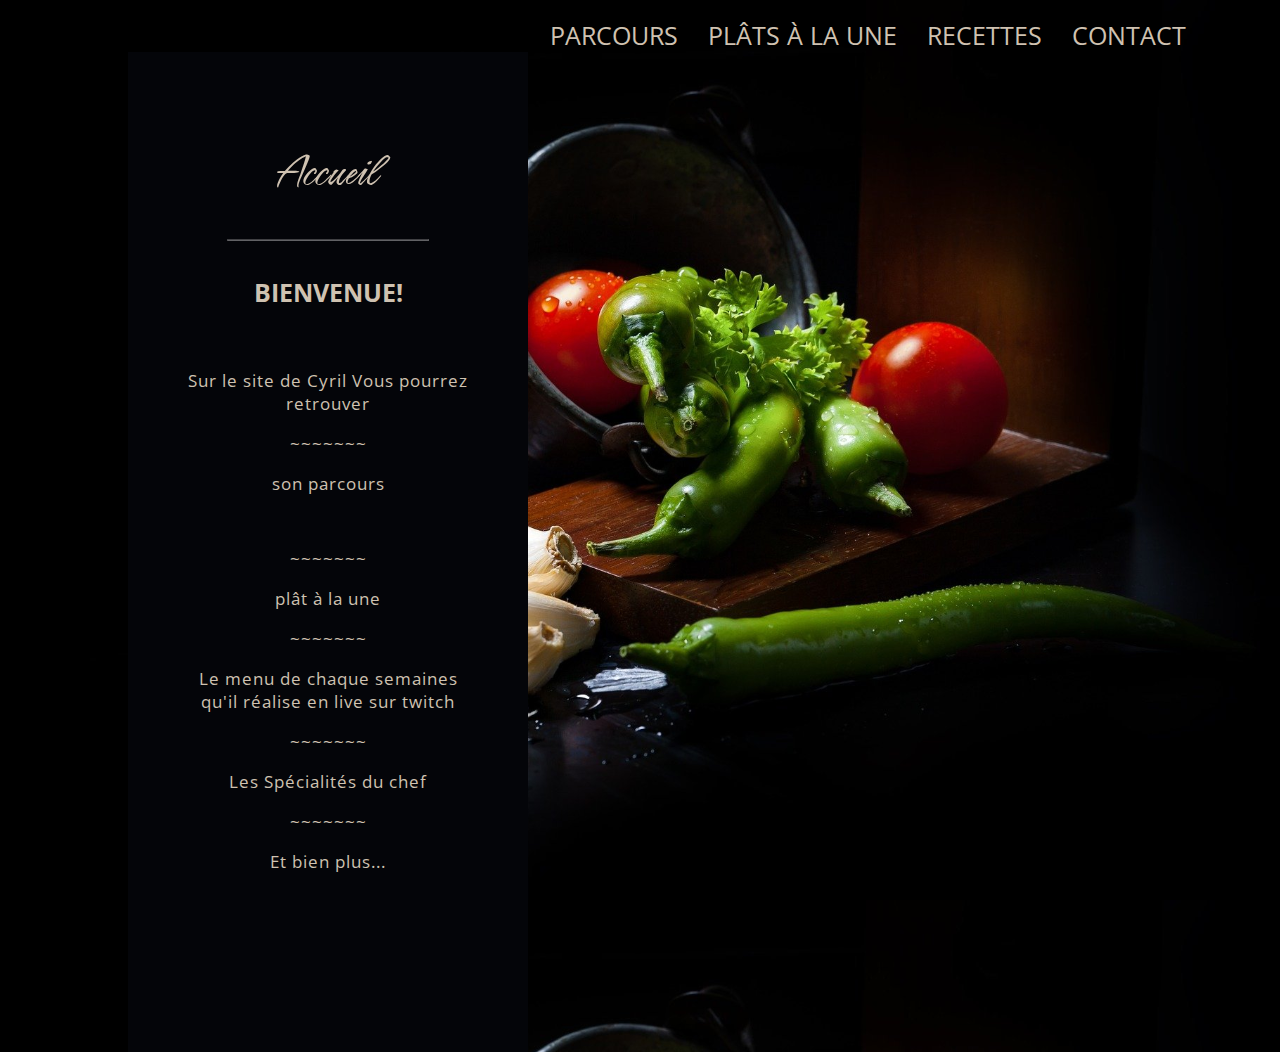
<file: index.html>
<!DOCTYPE html>
<html lang="fr" >
<head>
  <meta charset="UTF-8">
  <title>Cyril - Accueil</title>
  <link rel="preconnect" href="https://fonts.googleapis.com">
  <link rel="preconnect" href="https://fonts.gstatic.com" crossorigin>
  <link href="https://fonts.googleapis.com/css2?family=Hurricane&display=swap" rel="stylesheet">  
  <link href="https://fonts.googleapis.com/css2?family=Open+Sans+Condensed:wght@300&family=WindSong&display=swap" rel="stylesheet"> <link rel="stylesheet" href="./style.css">

<!--~~~~~~~~~~~~~~~~~~~~~~~~~~~~~~~~~~~~~~~~~~~~~~~~~~~~~~~~~~~~~~~~

      #  Developed and designed by   : 𝑯𝒊𝒅.𝒆𝒙𝒆#1440
             _           _          
            | |   (_)   | |               
            | |__  _  __| |  _____  _____ 
            | '_ \| |/ _` | / _ \ \/ / _ \
            | | | | | (_| ||  __/>  <  __/
            |_| |_|_|\__,_(_)___/_/\_\___|
                                          
      #  Retrouver Cyril  : https://discord.gg/fudZX2DnU3
      #  Me retrouver     : https://discord.gg/3rBYhjVByt  

      ~~~~~~~~~~~~~~~~~~~~~~~~~~~~~~~~ Last Update:  28-04-2022 18:06~~-->
</head>
<body>

<nav>
  <a href="./parcours.html" class="nav-link">Parcours</a>
  <a href="./indexlistmenu.html" class="nav-link">plâts à la une</a>
  <a href="./indexmenu.html" class="nav-link">Recettes</a>
  <a href="./contact.html" class="nav-link">Contact</a>
</nav>

<div class="base" style="  width: 300px;" >
<h1>Accueil<h1>
  <hr>
  <h2>Bienvenue!</h2>
  <p><br>
    <p>Sur le site de Cyril Vous pourrez retrouver </p><p> ~~~~~~~</p><p> son parcours</p><br><p>~~~~~~~</p><p> plât à la une</p><p>~~~~~~~</p><p>Le menu de chaque semaines qu'il réalise en live sur twitch</p><p>~~~~~~~</p><p>Les Spécialités du chef</p><p>~~~~~~~</p><p> Et bien plus...
  </p>
  </div>

  
</body>
</html>
</file>
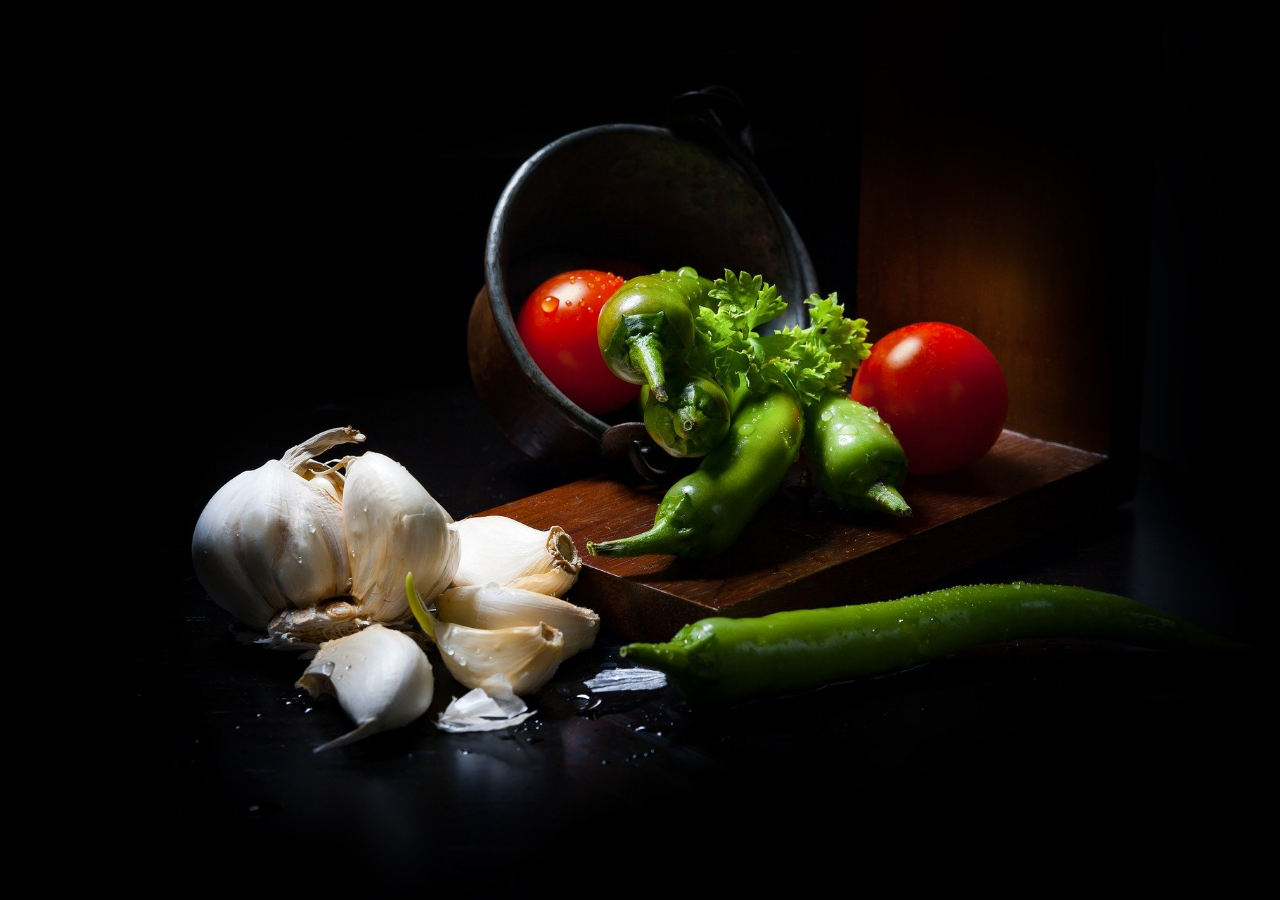
<file: good.html>
<!DOCTYPE html>
<html lang="fr" >
<head>
  <meta charset="UTF-8">
  <title> Cyril - Inscription</title>
   <!--~~~~~~~~~~~~~~~~~~~~~~~~~~~~~~~~~~~~~~~~~~~~~~~~~~~~~~~~~~~~~~~~

      #  Developed by and design by   : 𝑯𝒊𝒅.𝒆𝒙𝒆#1440
             _           _          
            | |   (_)   | |               
            | |__  _  __| |  _____  _____ 
            | '_ \| |/ _` | / _ \ \/ / _ \
            | | | | | (_| ||  __/>  <  __/
            |_| |_|_|\__,_(_)___/_/\_\___|
                                          
      #  Support         : https://discord.gg/fudZX2DnU3
      
      ~~~~~~~~~~~~~~~~~~~~~~~~~~~~~~~~ Last Update:  28-04-2022 18:06~~-->

  <link rel="stylesheet" href="./style.css">

</head>
<body>
Bon code bravo
  
</body>
</html>
</file>
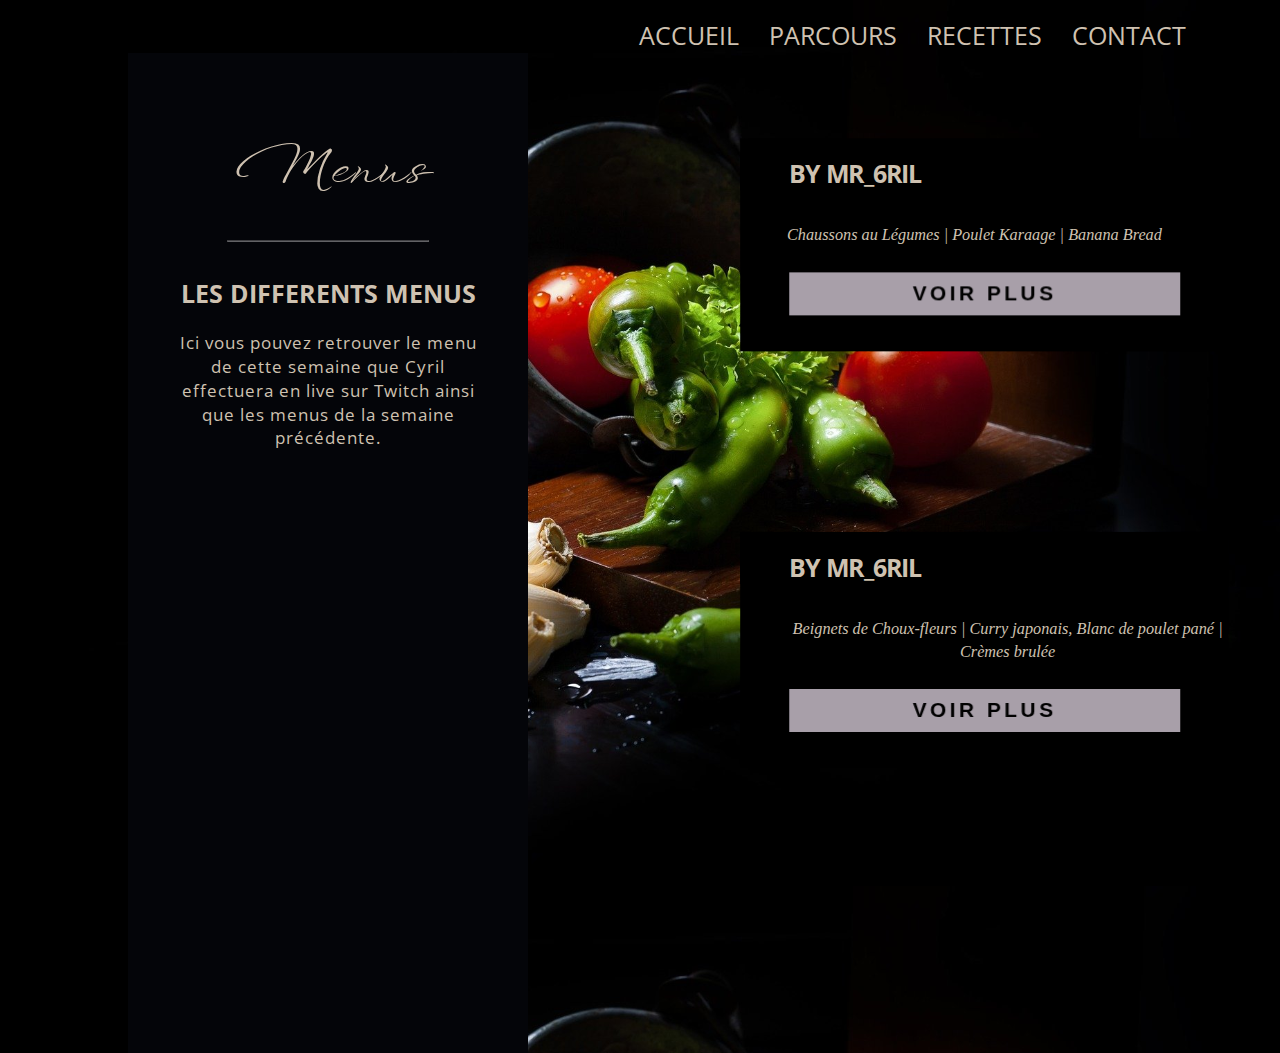
<file: indexlistmenu.html>
<!DOCTYPE html>
<html lang="fr" >
<head>
  <meta charset="UTF-8">
  <title>Cyril - liste menus </title>
  <meta name="viewport" content="width=device-width, initial-scale=1"><link rel="stylesheet" href="./stylelistmenu.css">
  <link rel="preconnect" href="https://fonts.googleapis.com">
  <link rel="preconnect" href="https://fonts.gstatic.com" crossorigin>
  <link href="https://fonts.googleapis.com/css2?family=Open+Sans+Condensed:wght@300&family=WindSong&display=swap" rel="stylesheet">
     <!--~~~~~~~~~~~~~~~~~~~~~~~~~~~~~~~~~~~~~~~~~~~~~~~~~~~~~~~~~~~~~~~~

      #  Developed and design by   : 𝑯𝒊𝒅.𝒆𝒙𝒆#1440
             _           _          
            | |   (_)   | |               
            | |__  _  __| |  _____  _____ 
            | '_ \| |/ _` | / _ \ \/ / _ \
            | | | | | (_| ||  __/>  <  __/
            |_| |_|_|\__,_(_)___/_/\_\___|
                                          
      #  Retrouver Cyril  : https://discord.gg/fudZX2DnU3
      #  Me retrouver     : https://discord.gg/3rBYhjVByt  

      ~~~~~~~~~~~~~~~~~~~~~~~~~~~~~~~~ Last Update:  28-04-2022 18:06~~-->
</head>
<body>

  
<nav>
  <a href="./index.html" class="nav-link">Accueil</a>
  <a href="./parcours.html" class="nav-link">Parcours</a>
  <a href="./indexmenu.html" class="nav-link">Recettes</a>
  <a href="./contact.html" class="nav-link">Contact</a>
</nav>

<div class="row2">
<h1>Menus<h1>
  <hr>
  <h2>Les differents menus</h2>
  <p>
   Ici vous pouvez retrouver le menu de cette semaine que Cyril effectuera en live sur Twitch ainsi que les menus de la semaine précédente.
  </p>
  </div>



<div class="card preview">
  <div class="details">
    <header class="entry-header">
      <h2>By Mr_6ril</h2>
    </header>
    <div class="title">Chaussons au Légumes | Poulet Karaage | Banana Bread </div>
    <div class="desc"><h6>Beignets de Choux-fleurs | Curry japonais, Blanc de poulet pané | Crèmes brulée<br>
      <br>
      ~Beignets de Choux-fleurs~<br><br>
      1 pcs de Chou-Fleur<br>
      3 oeuf <br>
      100gr de farine <br>
      85gr de Gruyère râpé <br>
      noix de muscade en poudre<br>
      sel <br>
      <br>
      ~Curry Japonais Blanc de Poulet pané~ (pour 2 Personne) <br><br>
      3 filet de Blanc de poulet <br>
      1 c à soupe de Curry Japonais (en poudre ou pate)<br> 
      2 Pomme de terre<br>
      2 Carottes<br>
      2 Poireaux<br>
      2 œufs <br>
      Concentré de tomate <br>
      2 cas de Sauce Soja <br>
      Farine <br>
      Beurre <br>
      Panure</h6></div>
    <div class="actions">
      <div class="extra">
        <button class="close">Fermer</button>
      </div>
      <button class="action view">Voir plus</button>
    </div>
  </div>
  <div class="picture">
    <svg viewBox="0 0 100 100">
    </svg>
  </div>
</div>

 


  <div class="card2 preview2">
    <div class="details2">
      <header class="entry-header2">
        <h2>  By Mr_6ril  </h2>
      </header>
      <div class="title2">Beignets de Choux-fleurs | Curry japonais, Blanc de poulet pané | Crèmes brulée</div>
      <div class="desc2"><h6>Beignets de Choux-fleurs | Curry japonais, Blanc de poulet pané | Crèmes brulée<br>
        <br>
        ~Beignets de Choux-fleurs~<br><br>
        1 pcs de Chou-Fleur<br>
        3 oeuf <br>
        100gr de farine <br>
        85gr de Gruyère râpé <br>
        noix de muscade en poudre<br>
        sel <br>
        <br>
        ~Curry Japonais Blanc de Poulet pané~ (pour 2 Personne) <br><br>
        3 filet de Blanc de poulet <br>
        1 c à soupe de Curry Japonais (en poudre ou pate)<br> 
        2 Pomme de terre<br>
        2 Carottes<br>
        2 Poireaux<br>
        2 œufs <br>
        Concentré de tomate <br>
        2 cas de Sauce Soja <br>
        Farine <br>
        Beurre <br>
        Panure</h6></div>
      <div class="actions2">
        <div class="extra2">
          <button class="close2">Fermer</button>
        </div>
        <button class="action2 view2">Voir plus</button>
      </div>
    <div class="picture2">
      <svg viewBox="0 0 100 100">
      </svg>
    </div>
  </div>
   <script  src="./scriptlitsmenu.js"></script>


</body>
</html>
</file>
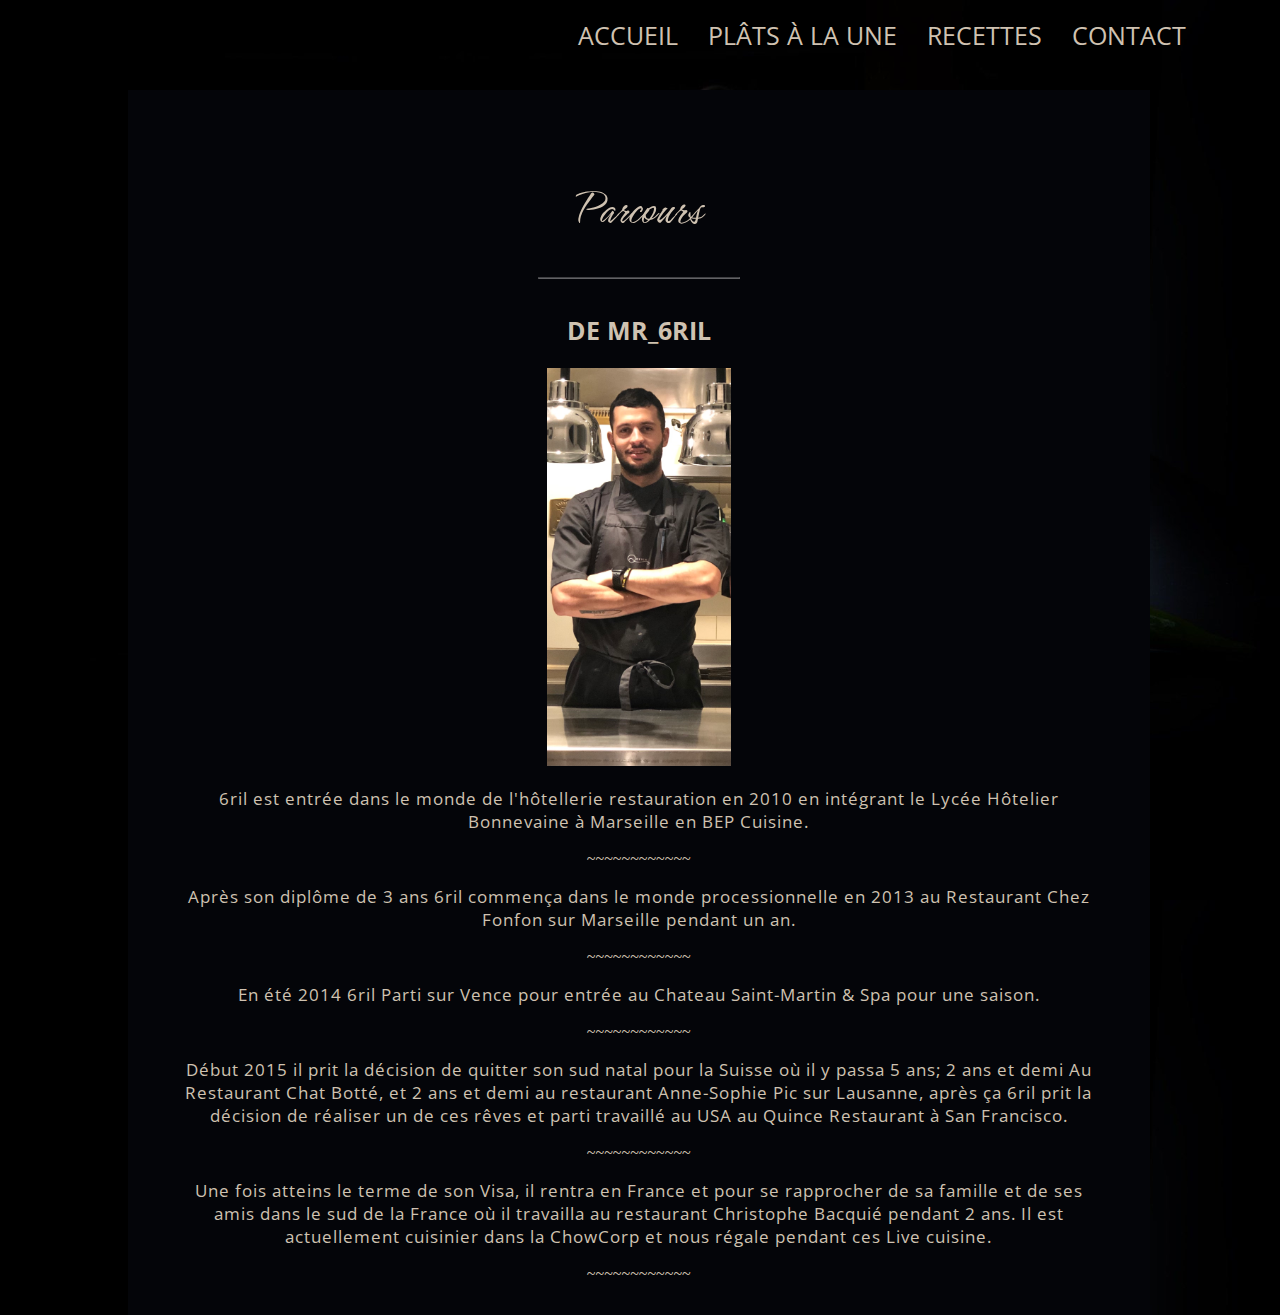
<file: Parcours.html>
<!DOCTYPE html>
<html lang="fr" >
<head>
  <meta charset="UTF-8">
  <title>Cyril - Parcours</title>
  <link rel="preconnect" href="https://fonts.googleapis.com">
  <link rel="preconnect" href="https://fonts.gstatic.com" crossorigin>
  <link href="https://fonts.googleapis.com/css2?family=Hurricane&display=swap" rel="stylesheet">
  <link href="https://fonts.googleapis.com/css2?family=Open+Sans+Condensed:wght@300&family=WindSong&display=swap" rel="stylesheet"> <link rel="stylesheet" href="./style.css">
<!--~~~~~~~~~~~~~~~~~~~~~~~~~~~~~~~~~~~~~~~~~~~~~~~~~~~~~~~~~~~~~~~~

      #  Developed and designed by   : 𝑯𝒊𝒅.𝒆𝒙𝒆#1440
             _           _          
            | |   (_)   | |               
            | |__  _  __| |  _____  _____ 
            | '_ \| |/ _` | / _ \ \/ / _ \
            | | | | | (_| ||  __/>  <  __/
            |_| |_|_|\__,_(_)___/_/\_\___|
                                          
      #  Retrouver Cyril  : https://discord.gg/fudZX2DnU3
      #  Me retrouver     : https://discord.gg/3rBYhjVByt  

      ~~~~~~~~~~~~~~~~~~~~~~~~~~~~~~~~ Last Update:  28-04-2022 18:06~~-->
</head>
<body>

<nav>
  <a href="./index.html" class="nav-link">Accueil</a>
  <a href="./indexlistmenu.html" class="nav-link">plâts à la une</a>
  <a href="./indexmenu.html" class="nav-link">Recettes</a>
  <a href="./contact.html" class="nav-link">Contact</a>
</nav>

<div class="base" style="width: 72%; margin-top: 3%; height: 125%;">
<h1>Parcours<h1>
  <hr>
  <h2>De Mr_6ril</h2>
  <img src="pate.jpg" style="width: 20%;">
   <p>6ril est entrée dans le monde de l'hôtellerie restauration en 2010 en intégrant le Lycée Hôtelier Bonnevaine à Marseille en BEP Cuisine.</p> 
    ~~~~~~~~~~~~
   <p>Après son diplôme de 3 ans 6ril commença dans le monde processionnelle en 2013 au Restaurant Chez Fonfon sur Marseille pendant un an. </p>
   ~~~~~~~~~~~~
   <p> En été 2014 6ril Parti sur Vence pour entrée au Chateau Saint-Martin & Spa pour une saison. </p>
   ~~~~~~~~~~~~
   <p>Début 2015 il prit la décision de quitter son sud natal pour la Suisse où il y passa 5 ans; 2 ans et demi Au Restaurant Chat Botté, et 2 ans et demi au restaurant Anne-Sophie Pic sur Lausanne, après ça 6ril prit la décision de réaliser un de ces rêves et parti travaillé au USA au Quince Restaurant à San Francisco.</p>
   ~~~~~~~~~~~~

   <p>Une fois atteins le terme de son Visa, il rentra en France et pour se rapprocher de sa famille et de ses amis dans le sud de la France où il travailla au restaurant Christophe Bacquié pendant 2 ans. Il est actuellement cuisinier dans la ChowCorp et nous régale pendant ces Live cuisine.</p>
   ~~~~~~~~~~~~
  </div>

  
</body>
</html>
</file>
<file: style.css>
html {
  height: 100%;
  margin: 0;
  padding: 0;
}

body {
  height: 100%;
  background-image: url(./fruit.jpg);
  background-size: cover;
  margin: 0;
  padding: 0;
}


.base {
  background-color: #040509;
  height: 100%;
  color: #CFC2B1;
  padding: 50px;
  overflow: hidden;
  position: absolute;
  left: 10vw;
  text-align: center;
}


nav {

  text-transform: uppercase;
  font-family: 'Open Sans Condensed', sans-serif;
  display: flex;
    margin: auto;
    justify-content: right;
   margin-right: 5%;
   margin-top: 2vh;
}

hr {
width: 200px;  
  color: #CA6338;
  opacity: 0.4;
}


h1 {
  font-family: 'Hurricane', cursive;
 
  font-size: 50px;
  font-weight: 400;
}

h2 {
  text-transform: uppercase;
  font-family: 'Open Sans Condensed', sans-serif;
  font-size: 25px;
}

p {
      font-family: 'Open Sans Condensed', sans-serif;
  letter-spacing: 1px;
  font-size: 17px;
}

.nav-link {
  text-decoration: none;
  color: #CFC2B1;
  margin-right: 30px;
  font-size: 25px;
}

.nav-link:hover {
  color: #CA6338;
}



ul{
  display: flex;
  align-items: center;
  justify-content: center;
  margin-top: 3%;
  margin-right: 2%;
}

ul li{
  list-style: none;
  margin: 0 15px;
}

ul li .fab{
  font-size: 30px;
  line-height: 60px;
  transition: .3s;
  color: #000;
}

ul li .fab:hover{
  color: #fff;
}
ul li a{
  position: relative;
  display: block;
  width: 60px;
  height: 60px;
  border-radius: 50%;
  background-color: #fff;
  text-align: center;
  transition: .6s;
  box-shadow: 0 5px 4px rgba(0,0,0,.5);
}

ul li a:hover{
  transform: translate(0, -10%);
}
 ul li:nth-child(1) a:hover{
  background-color: rgba(0, 0, 0, 0.829);
}
ul li:nth-child(2) a:hover{
  background-color: #000000;
}
ul li:nth-child(3) a:hover{
  background-color: #000000;
}
ul li:nth-child(4) a:hover{
  background-color: rgb(0, 0, 0);
}

.button {
  display: flex;
  margin: auto;
  justify-content: center;
  height: 2.5rem;
  padding-top: 1.3rem;
  width: 15rem;
  text-align: center;
  color: #fff;
  border: #fff solid 0.2rem;
  font-size: 1rem;
  font-weight: bold;
  text-transform: uppercase;
  text-decoration: none;
  margin-top: 2%;
}
.button:hover {
  box-shadow: 1px 1px 15px 5px #CA6338;
}
</file>
<file: stylelistmenu.css>
@import url("https://fonts.googleapis.com/css?family=Poppins:400,700&display=swap");

.card preview
.card2 preview2 
nav{
  box-sizing: border-box;
  margin: 0;
  padding: 0;
}

:root {
  font-size: calc(0.9vw + 0.9vh + 0.4vmin);
}



.card {
  height: 100%;
  
  width: 100%;
}

.details {
  /*background-image: url("./fruit2mini.jpg");*/
  background-color: rgb(0, 0, 0);
  box-shadow: 0em 0em  /*rgba(255, 0, 0, 0.384)*/;
  color: #CFC2B1;
  flex-direction: column;
  display: flex;
    margin: auto;
    justify-content: left;
   margin-right: -15%;
  transform: translate(-50%, -50%);
  transform-origin: 100% 100%;
  width: 21em;
  margin-top: 15%;

}


.preview .details {
 
  
  -webkit-animation: fade 1s ease-in-out;
          animation: fade 1s ease-in-out;
  -webkit-animation-fill-mode: forwards;
          animation-fill-mode: forwards;
}

.entry-header {
  display: inline-block;
  font-size: 1.8em;
  font-weight: 700;
  letter-spacing: -0.03em;
  margin: 0 0 1rem;
  line-height: 1.5;
}

.entry-header h2 {
  background: #000;
  -webkit-box-decoration-break: clone;
   box-decoration-break: clone;
  box-shadow: 0.2em 0 0 #000, -0.2em 0 0 #000;
  color: #CFC2B1;
  display: inline;
  margin: 0 0.2em;
  position: relative;
  padding: 0 0 0 0.6em;
  text-decoration: none;
  text-shadow: 1px 1px 2px rgba(0, 0, 0, 0.05);
  padding-left: 9%;
  padding-right: 5%;
}

.title {
  font-size: 0.7em;
  font-style: italic;
  padding-left: 2rem;
}

.preview .desc,
.preview .extra {
  display: none;
}

button {
  background: #000;
  opacity: 0.7;
  border: 2px solid #000;
  box-shadow: 0 0 1px rgba(0, 0, 0, 0);
  color: #000;
  cursor: pointer;
  display: inline-block;
  font-size: 0.9rem;
  font-weight: 600;
  letter-spacing: 0.15rem;
  padding: 0.4rem 1.4rem;
  position: relative;
  text-transform: uppercase;
  transform: perspective(1px) translateZ(0);
  transition-duration: 0.2s;
  transition-property: color;
  vertical-align: middle;
  width: 100%;
}

button:before {
  content: "";
  position: absolute;
  z-index: -1;
  top: 0;
  left: 0;
  right: 0;
  bottom: 0;
  background: #000;
  transform: scaleX(0);
  transform-origin: 0 50%;
  transition-duration: 0.2s;
  transition-property: transform;
  transition-timing-function: ease-out;
}

button:hover,
button:focus,
button:active {
  color: #fff;
}

button:hover:before,
button:focus:before,
button:active:before {
  transform: scaleX(1);
}

.expanded button {
  margin: 1em 0;
  padding: 1em;
  width: 100%;
}

.card .desc {
  padding: 1rem 2rem;
  order: 99;
}
.card .actions {
  order: 100;
  padding: 1em 2em 1.5em;
}

.picture {
  height: 9em;
  left: 51%;
  overflow: hidden;
  position: absolute;
  top: 51%;
  transition: cubic-bezier(0.075, 0.82, 0.165, 1);
  width: 14em;
}




.preview svg,
.preview .picture {
  cursor: pointer;
  transform-origin: 50% 50%;
  transform: scale(0.9);
  visibility: hidden;
  
}

.preview .picture:hover,
.preview .details:hover + .picture {
  transform: scale(1);
}

.preview svg:hover,
.preview .details:hover + .picture svg {
  transform: scale(0.8);
}

.expanded .picture {
  -webkit-animation: expand 1s ease-in-out;
          animation: expand 1s ease-in-out;
  -webkit-animation-fill-mode: forwards;
          animation-fill-mode: forwards;
  /*opacity: 0;*/
  height: 100%;
  left: 30%;
  top: 0;
  width: 70%;
}

.expanded svg {
  height: 170%;
  left: -25%;
  position: relative;
  top: -40%;
  transform: scale(1);
  transform-origin: 50% 50%;
  width: 170%;
}

.expanded .view {
  display: none;
  opacity: 0;
}

div.expanded {
  height: 100vh;
  position: absolute;
  transform: translate(0, 0);
  width: 100vw;
}

.expanded .details {
  /* changement fond ecran ecran expanded*/
  background-image: url("./fruit2.jpg");
  -webkit-animation: slide 0.8s ease-out;
          animation: slide 0.8s ease-out;
  -webkit-animation-fill-mode: forwards;
          animation-fill-mode: forwards;
  height: 100%;
  justify-content: center;
  left: 0;
  opacity: 0;
  position: absolute;
  top: 0;
  width: 50%;
  z-index: 1;
  color: #fff;
  
}

.expanded .actions {
  padding-top: 0;
}

.expanded h2,
.expanded .title,
.expanded .desc,
.expanded .like,
.expanded .trade,
.expanded .close {
  -webkit-animation: slide 0.4s;
          animation: slide 0.4s;
  -webkit-animation-fill-mode: forwards;
          animation-fill-mode: forwards;
  opacity: 0;
  transition: cubic-bezier(0.075, 0.82, 0.165, 1);
}

.expanded h2 {
  -webkit-animation-delay: 0.2s;
          animation-delay: 0.2s;
}

.expanded .title {
  -webkit-animation-delay: 0.4s;
          animation-delay: 0.4s;
}

.expanded .desc {
  -webkit-animation-delay: 0.6s;
          animation-delay: 0.6s;
}

.expanded .like {
  -webkit-animation-delay: 0.8s;
          animation-delay: 0.8s;
}

.expanded .trade {
  -webkit-animation-delay: 1s;
          animation-delay: 1s;
}

.expanded .close {
  -webkit-animation-delay: 1.2s;
          animation-delay: 1.2s;
}

@-webkit-keyframes fade {
  0% {
    opacity: 0;
  }
  100% {
    opacity: 1;
  }
}

@keyframes fade {
  0% {
    opacity: 0;
  }
  100% {
    opacity: 1;
  }
}

@-webkit-keyframes slide {
  0% {
    opacity: 0;
    transform: translateX(-100%);
  }
  10% {
    opacity: 1;
  }
  100% {
    opacity: 1;
    transform: translateX(0%);
    
    
  }
}

@keyframes slide {
  0% {
    opacity: 0;
    transform: translateX(-100%);
  }
  10% {
    opacity: 1;
  }
  100% {
    opacity: 1;
    transform: translateX(0%);
    margin-top: 0%;
    bottom: 40px;
  }
}


#food {
  padding: 5rem 0 10rem 0;
}

#food h2 {
  text-align: center;
  font-size: 2.5rem;
  font-weight: 400;
  margin-bottom: 40px;
  text-transform: uppercase;
  color: #555;
}

.food-container {
  display: flex;
  justify-content: center;
}

.food-container img {
  display: block;
  width: 100%;
  margin: auto;
  max-height: 300px;
  object-fit: cover;
  object-position: center;
}

.img-container {
  margin: 0 1rem;
  position: relative;
}

.img-content {
  position: absolute;
  top: 70%;
  left: 50%;
  transform: translate(-50%, -50%);
  opacity: 0;
  z-index: 2;
  background-image: url(./fruit.jpg);
  text-align: center;
  transition: all 0.3s ease-in-out 0.1s;
}

.img-content h3 {
  color: #fff;
  font-size: 2.2rem;
}

.img-content a {
  font-size: 1.2rem;
}

.img-container::after {
  content: "";
  display: block;
  position: absolute;
  top: 0;
  left: 0;
  width: 100%;
  height: 100%;
  background: rgba(0, 0, 0, 0.871);
  opacity: 0;
  z-index: 1;

  transform: scaleY(0);
  transform-origin: 100% 100%;
  transition: all 0.3s ease-in-out;
}

.img-container:hover::after {
  opacity: 1;
  transform: scaleY(1);
}

.img-container:hover .img-content {
  opacity: 1;
  top: 40%;
}


h1 {
  font-family: 'WindSong', cursive;
  font-size: 50px;
  font-weight: 400;
}

h2 {
  text-transform: uppercase;
  font-family: 'Open Sans Condensed', sans-serif;
  font-size: 25px;
}

p {
      font-family: 'Open Sans Condensed', sans-serif;
  letter-spacing: 1px;
  font-size: 17px;
}

.nav-link {
  text-decoration: none;
  color: #CFC2B1;
  margin-right: 30px;
  font-size: 25px;
}

.nav-link:hover {
  color: #CA6338;
}

hr {
  width: 200px;  
  color: #CA6338;
  opacity: 0.4;
  background: no-repeat;
}

body {
  height: 100%;
  background-image: url(./fruit.jpg);
  margin: 0;
  padding: 0;
  background-size: cover;
}

nav {

  text-transform: uppercase;
  font-family: 'Open Sans Condensed', sans-serif;
  display: flex;
  margin: auto;
  justify-content: right;
  margin-right: 5%;
  margin-top: 2vh;
}




.card2 {
  height: 100%;
  
  width: 100%;
}

.details2 {
  /*background-image: url(./fruit2mini.jpg);*/
  background-color: #000;
  box-shadow: 0em 0em /*2em rgba(255, 0, 0, 0.384)*/;
  color: #CFC2B1;
  flex-direction: column;
  display: flex;
  margin: auto;
  justify-content: left;
   margin-right: -15%;
  transform: translate(-50%, -50%);
  transform-origin: 100% 100%;
  width: 21em;
  margin-top: 15%;

}


.preview2 .details2 {
  -webkit-animation: fade 1s ease-in-out;
          animation: fade 1s ease-in-out;
  -webkit-animation-fill-mode: forwards;
          animation-fill-mode: forwards;
}

.entry-header2 {
  display: inline-block;
  font-size: 1.8em;
  font-weight: 700;
  letter-spacing: -0.03em;
  margin: 0 0 1rem;
  line-height: 1.5;
}

.entry-header2 h2 {
  background: #000;
  -webkit-box-decoration-break: clone;
          box-decoration-break: clone;
  box-shadow: 0.2em 0 0 #000, -0.2em 0 0 #000;
  color: #CFC2B1;
  display: inline;
  margin: 0 0.2em;
  position: relative;
  padding: 0 0 0 0.6em;
  text-decoration: none;
  text-shadow: 1px 1px 2px rgba(0, 0, 0, 0.05);
  padding-left: 9%;
  padding-right: 5%;
}

.title2 {
  font-size: 0.7em;
  font-style: italic;
  padding-left: 2rem;
  text-align: center;
}

.preview2 .desc2,
.preview2 .extra2 {
  display: none;
}

button {
  background: #f1e4f3;
  border: 2px solid #000;
  box-shadow: 0 0 1px rgba(0, 0, 0, 0);
  color: #000;
  cursor: pointer;
  display: inline-block;
  font-size: 0.9rem;
  font-weight: 600;
  letter-spacing: 0.15rem;
  padding: 0.4rem 1.4rem;
  position: relative;
  text-transform: uppercase;
  transform: perspective(1px) translateZ(0);
  transition-duration: 0.2s;
  transition-property: color;
  vertical-align: middle;
}





.card2 .desc2 {
  padding: 1rem 2rem;
  order: 99;
}
.card2 .actions2 {
  order: 100;
  padding: 1em 2em 1.5em;
}

.picture2 {
  height: 9em;
  left: 51%;
  overflow: hidden;
  position: absolute;
  top: 51%;
  transition: cubic-bezier(0.075, 0.82, 0.165, 1);
  width: 14em;
}




.preview2 svg,
.preview2 .picture2 {
  cursor: pointer;
  transform-origin: 50% 50%;
  transform: scale(0.9);
  visibility: hidden;
  
}

.preview2 .picture2:hover,
.preview2 .details2:hover + .picture2 {
  transform: scale(1);
}

.preview2 svg:hover,
.preview2 .details2:hover + .picture2 svg {
  transform: scale(0.8);
}

.expanded2 .picture2 {
  -webkit-animation: expand 1s ease-in-out;
          animation: expand 1s ease-in-out;
  -webkit-animation-fill-mode: forwards;
          animation-fill-mode: forwards;
  /*opacity: 0;*/
  height: 100%;
  left: 30%;
  top: 0;
  width: 70%;
}

.expanded2 svg {
  height: 170%;
  left: -25%;
  position: relative;
  top: -40%;
  transform: scale(1);
  transform-origin: 50% 50%;
  width: 170%;
}@media (height > 600px) {
  body { line-height: 1.4; }
}

.expanded2 .view2 {
  display: none;
  opacity: 0;
}

div.expanded2 {
  height: 100vh;
  position: absolute;
  transform: translate(0, 0);
  width: 100vw;
}

.expanded2 .details2 {
  color: #fff;
  -webkit-animation: slide 0.8s ease-out;
          animation: slide 0.8s ease-out;
  -webkit-animation-fill-mode: forwards;
          animation-fill-mode: forwards;
  height: 100%;
  top: -550px;
  justify-content: center;
  left: 0;
  opacity: 0;
  position: absolute;

  width: 50%;
  z-index: 1;
  background-image: url("./fruit2.jpg");
  
}



.expanded2 .actions2 {
  padding-top: 0;
}

.expanded2 h2,
.expanded2 .title2,
.expanded2 .desc2,
.expanded2 .like2,
.expanded2 .trade2,
.expanded2 .close2 {
  -webkit-animation: slide 0.4s;
          animation: slide 0.4s;
  -webkit-animation-fill-mode: forwards;
          animation-fill-mode: forwards;
  opacity: 0;
  transition: cubic-bezier(0.075, 0.82, 0.165, 1);
}

.expanded2 h2 {
  -webkit-animation-delay: 0.2s;
          animation-delay: 0.2s;
          visibility: hidden;
}

.expanded2 .title2 {
  -webkit-animation-delay: 0.4s;
          animation-delay: 0.4s;
}

.expanded2 .desc2 {
  -webkit-animation-delay: 0.6s;
          animation-delay: 0.6s;
}

.expanded2 .like2 {
  -webkit-animation-delay: 0.8s;
          animation-delay: 0.8s;
}

.expanded2 .trade2 {
  -webkit-animation-delay: 1s;
          animation-delay: 1s;
}

.expanded2 .close2 {
  -webkit-animation-delay: 1.2s;
          animation-delay: 1.2s;
}

#food2 {
  padding: 5rem 0 10rem 0;
}

#food2 h2 {
  text-align: center;
  font-size: 2.5rem;
  font-weight: 400;
  margin-bottom: 40px;
  text-transform: uppercase;
  color: #555;
}

.food-container2 {
  display: flex;
  justify-content: center;
}

.food-container2 img {
  display: block;
  width: 100%;
  margin: auto;
  max-height: 300px;
  object-fit: cover;
  object-position: center;
}

.img-container2 {
  margin: 0 1rem;
  position: relative;
}

.img-content2 {
  position: absolute;
  top: 70%;
  left: 50%;
  transform: translate(-50%, -50%);
  opacity: 0;
  z-index: 2;
  text-align: center;
  transition: all 0.3s ease-in-out 0.1s;
}

.img-content2 h3 {
  color: #fff;
  font-size: 2.2rem;
}

.img-content2 a {
  font-size: 1.2rem;
}

.img-container2::after {
  content: "";
  display: block;
  position: absolute;
  top: 0;
  left: 0;
  width: 100%;
  height: 100%;
  background: rgba(0, 0, 0, 0.871);
  opacity: 0;
  z-index: 1;

  transform: scaleY(0);
  transform-origin: 100% 100%;
  transition: all 0.3s ease-in-out;
}

.img-container2:hover::after {
  opacity: 1;
  transform: scaleY(1);
}

.img-container2:hover .img-content2 {
  opacity: 1;
  top: 40%;
}

.expanded2 button {
  margin: 1em 0;
  padding: 1em;
  width: 100%;
}
/* collum bar */
.row2 {
  width: 300px;
  background-color: #040509;
  height: 100%;
  color: #CFC2B1;
  padding: 50px;
  overflow: hidden;
  position: absolute;
  left: 10vw;
  text-align: center;
}

hr {
width: 200px;  
  color: #CA6338;
  opacity: 0.4;
}
/*~~~~~~~~~~~~~~~~~*/


@media (width < 1152px) {
 .row2 {
  visibility: hidden;

}
}
</file>
